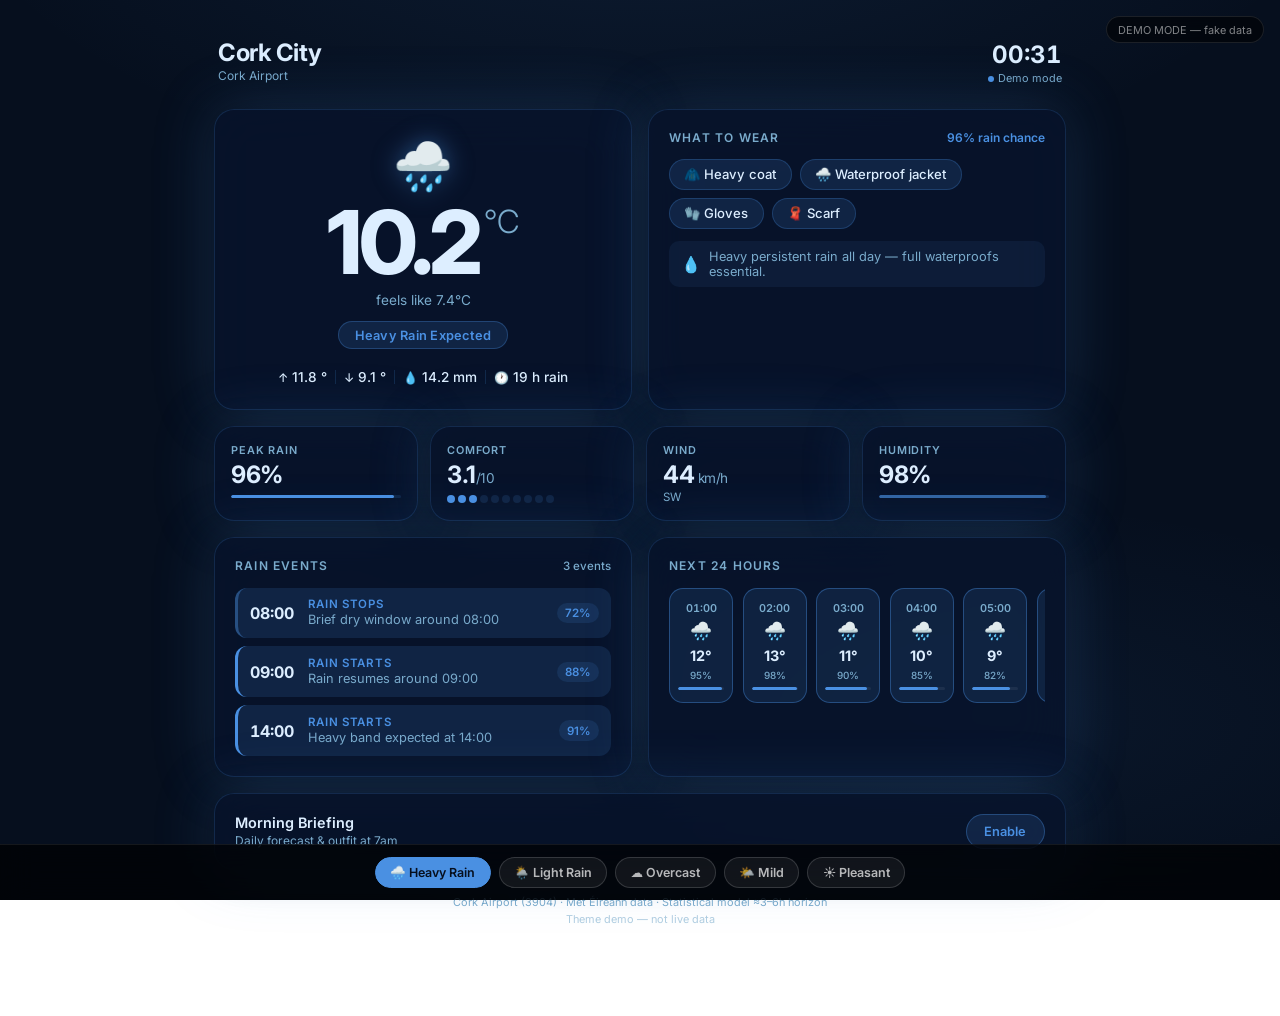
<file: ui/demo.html>
<!DOCTYPE html>
<html lang="en">
<head>
  <meta charset="UTF-8">
  <meta name="viewport" content="width=device-width, initial-scale=1.0">
  <title>Cork Weather — Theme Preview</title>
  <link rel="preconnect" href="https://fonts.googleapis.com">
  <link href="https://fonts.googleapis.com/css2?family=Inter:wght@300;400;500;600;700;800&display=swap" rel="stylesheet">
  <link rel="stylesheet" href="style.css">
  <style>
    /* Theme switcher bar */
    .theme-bar {
      position: fixed;
      bottom: 0;
      left: 0; right: 0;
      z-index: 200;
      display: flex;
      justify-content: center;
      gap: 0.5rem;
      padding: 0.75rem 1rem;
      background: rgba(0,0,0,0.7);
      backdrop-filter: blur(16px);
      border-top: 1px solid rgba(255,255,255,0.08);
    }
    .theme-btn {
      padding: 0.45rem 0.9rem;
      border-radius: 100px;
      border: 1px solid rgba(255,255,255,0.15);
      background: rgba(255,255,255,0.06);
      color: rgba(255,255,255,0.7);
      font-family: inherit;
      font-size: 0.78rem;
      font-weight: 600;
      cursor: pointer;
      transition: all 0.2s;
      white-space: nowrap;
    }
    .theme-btn:hover { background: rgba(255,255,255,0.14); color: #fff; }
    .theme-btn.active {
      background: var(--accent);
      border-color: var(--accent);
      color: var(--bg, #000);
    }
    .app { padding-bottom: 5rem !important; }
    .demo-label {
      position: fixed;
      top: 1rem; right: 1rem;
      z-index: 200;
      background: rgba(0,0,0,0.55);
      backdrop-filter: blur(8px);
      border: 1px solid rgba(255,255,255,0.1);
      color: rgba(255,255,255,0.5);
      font-size: 0.68rem;
      padding: 0.35rem 0.7rem;
      border-radius: 100px;
      font-family: inherit;
      pointer-events: none;
    }
  </style>
</head>
<body class="theme-heavy-rain">

  <div class="weather-bg" id="weatherBg">
    <div class="rain-container" id="rainContainer"></div>
    <div class="bg-gradient"></div>
  </div>

  <div class="demo-label">DEMO MODE — fake data</div>

  <div class="app" id="app">
    <header class="header">
      <div class="header-left">
        <h1 class="city-name">Cork City</h1>
        <p class="station-name">Cork Airport</p>
      </div>
      <div class="header-right">
        <div class="live-clock" id="liveClock">21:58</div>
        <div class="last-updated" id="lastUpdated"><span class="live-dot"></span>Demo mode</div>
      </div>
    </header>

    <section class="hero-card card">
      <div class="condition-icon" id="conditionIcon">🌧️</div>
      <div class="hero-temp-row">
        <span class="temp-main" id="tempNow">--</span>
        <span class="temp-unit">°C</span>
      </div>
      <div class="feels-like">feels like <span id="feelsLike">--</span>°C</div>
      <div class="condition-badge" id="conditionBadge">--</div>
      <div class="hero-meta">
        <div class="hero-meta-item"><span class="meta-icon">↑</span><span id="tempMax">--</span>°</div>
        <div class="hero-meta-divider"></div>
        <div class="hero-meta-item"><span class="meta-icon">↓</span><span id="tempMin">--</span>°</div>
        <div class="hero-meta-divider"></div>
        <div class="hero-meta-item"><span class="meta-icon">💧</span><span id="totalRain">--</span>mm</div>
        <div class="hero-meta-divider"></div>
        <div class="hero-meta-item"><span class="meta-icon">🕐</span><span id="rainHours">--</span>h rain</div>
      </div>
    </section>

    <section class="outfit-card card">
      <div class="card-header">
        <h2 class="card-title">What to Wear</h2>
        <span class="outfit-confidence" id="outfitConfidence">--</span>
      </div>
      <div class="outfit-items" id="outfitItems"></div>
      <div class="outfit-alerts" id="outfitAlerts"></div>
    </section>

    <div class="stats-grid">
      <div class="stat-card card">
        <div class="stat-label">Peak Rain</div>
        <div class="stat-value" id="statRain">--%</div>
        <div class="stat-bar-track"><div class="stat-bar" id="rainBar" style="width:0%"></div></div>
      </div>
      <div class="stat-card card">
        <div class="stat-label">Comfort</div>
        <div class="stat-value comfort-value" id="statComfort">--<span class="stat-unit">/10</span></div>
        <div class="comfort-dots" id="comfortDots"></div>
      </div>
      <div class="stat-card card">
        <div class="stat-label">Wind</div>
        <div class="stat-value" id="statWind">--</div>
        <div class="stat-sub" id="statWindDir">--</div>
      </div>
      <div class="stat-card card">
        <div class="stat-label">Humidity</div>
        <div class="stat-value" id="statHumidity">--%</div>
        <div class="stat-bar-track"><div class="stat-bar humidity-bar" id="humidBar" style="width:0%"></div></div>
      </div>
    </div>

    <section class="events-card card">
      <div class="card-header">
        <h2 class="card-title">Rain Events</h2>
        <span class="events-count" id="eventsCount"></span>
      </div>
      <div class="events-list" id="eventsList"></div>
    </section>

    <section class="hourly-section card">
      <h2 class="card-title">Next 24 Hours</h2>
      <div class="hourly-strip" id="hourlyStrip"></div>
    </section>

    <section class="notify-card card">
      <div class="notify-content">
        <div class="notify-text">
          <div class="notify-title">Morning Briefing</div>
          <div class="notify-desc">Daily forecast &amp; outfit at 7am</div>
        </div>
        <button class="notify-btn">Enable</button>
      </div>
    </section>

    <footer class="footer">
      <p>Cork Airport (3904) · Met Éireann data · Statistical model ≈3–6h horizon</p>
      <p class="footer-sub">Theme demo — not live data</p>
    </footer>
  </div>

  <!-- Theme switcher bar -->
  <div class="theme-bar">
    <button class="theme-btn active" onclick="setTheme('heavy-rain')"  id="btn-heavy-rain">🌧️ Heavy Rain</button>
    <button class="theme-btn"        onclick="setTheme('light-rain')"  id="btn-light-rain">🌦️ Light Rain</button>
    <button class="theme-btn"        onclick="setTheme('overcast')"    id="btn-overcast">☁️ Overcast</button>
    <button class="theme-btn"        onclick="setTheme('mild')"        id="btn-mild">🌤️ Mild</button>
    <button class="theme-btn"        onclick="setTheme('pleasant')"    id="btn-pleasant">☀️ Pleasant</button>
  </div>

  <script>
  'use strict';

  // ── Fake data per theme ────────────────────────────────────────────────────

  const THEMES = {
    'heavy-rain': {
      icon: '🌧️', badge: 'Heavy Rain Expected',
      temp: 10.2, feels: 7.4, max: 11.8, min: 9.1, rain: 14.2, rainHours: 19,
      peakRain: 0.96, comfort: 3.1, wind: 44, windDir: 'SW', humidity: 98,
      outfit: ['🧥 Heavy coat', '🌧️ Waterproof jacket', '🧤 Gloves', '🧣 Scarf'],
      confidence: '96% rain chance',
      alerts: ['💧 Heavy persistent rain all day — full waterproofs essential.'],
      events: [
        { type: 'offset', time: '08:00', msg: 'Brief dry window around 08:00', conf: 72 },
        { type: 'onset',  time: '09:00', msg: 'Rain resumes around 09:00',     conf: 88 },
        { type: 'onset',  time: '14:00', msg: 'Heavy band expected at 14:00',  conf: 91 },
      ],
      hourly: [
        [12,0.95,1],[13,0.98,1],[11,0.90,1],[10,0.85,1],[9,0.82,1],[10,0.78,1],
        [10,0.95,1],[10,0.98,1],[11,0.90,1],[11,0.85,1],[11,0.88,1],[12,0.92,1],
        [12,0.95,1],[12,0.96,1],[11,0.93,1],[11,0.89,1],[10,0.86,1],[10,0.84,1],
        [10,0.81,1],[10,0.78,1],[10,0.72,1],[10,0.69,1],[10,0.65,1],[10,0.60,1],
      ],
      drops: 90,
    },

    'light-rain': {
      icon: '🌦️', badge: 'Light Rain Likely',
      temp: 13.4, feels: 12.1, max: 15.2, min: 11.0, rain: 2.4, rainHours: 6,
      peakRain: 0.58, comfort: 5.7, wind: 18, windDir: 'W', humidity: 82,
      outfit: ['🧥 Light jacket', '☂️ Umbrella'],
      confidence: '58% rain chance',
      alerts: ['☂️ Intermittent showers — keep an umbrella handy.'],
      events: [
        { type: 'onset',  time: '11:00', msg: 'Shower likely around 11:00', conf: 61 },
        { type: 'offset', time: '13:00', msg: 'Clearing around 13:00',      conf: 74 },
        { type: 'onset',  time: '18:00', msg: 'Evening shower around 18:00',conf: 55 },
      ],
      hourly: [
        [14,0.12,0],[14,0.14,0],[13,0.18,0],[13,0.22,0],[13,0.28,0],[13,0.35,0],
        [14,0.42,0],[14,0.50,1],[14,0.58,1],[14,0.55,1],[14,0.48,1],[14,0.38,0],
        [15,0.25,0],[15,0.20,0],[15,0.18,0],[15,0.22,0],[15,0.30,0],[15,0.45,1],
        [14,0.55,1],[14,0.48,1],[14,0.38,0],[13,0.28,0],[13,0.20,0],[13,0.15,0],
      ],
      drops: 40,
    },

    'overcast': {
      icon: '☁️', badge: 'Cloudy & Overcast',
      temp: 11.8, feels: 11.2, max: 13.1, min: 10.4, rain: 0.4, rainHours: 2,
      peakRain: 0.22, comfort: 4.9, wind: 22, windDir: 'SW', humidity: 88,
      outfit: ['🧥 Jacket', '🧣 Jumper'],
      confidence: 'Low rain chance',
      alerts: [],
      events: [
        { type: 'onset', time: '15:00', msg: 'Isolated shower possible 15:00', conf: 42 },
      ],
      hourly: [
        [12,0.08,0],[12,0.10,0],[12,0.11,0],[12,0.13,0],[12,0.14,0],[12,0.16,0],
        [13,0.18,0],[13,0.19,0],[13,0.20,0],[13,0.21,0],[13,0.22,0],[13,0.20,0],
        [13,0.18,0],[13,0.16,0],[13,0.22,0],[13,0.19,0],[12,0.15,0],[12,0.12,0],
        [12,0.10,0],[12,0.09,0],[12,0.08,0],[11,0.07,0],[11,0.07,0],[11,0.06,0],
      ],
      drops: 0,
    },

    'mild': {
      icon: '🌤️', badge: 'Mild Conditions',
      temp: 16.5, feels: 16.2, max: 18.1, min: 13.2, rain: 0.0, rainHours: 0,
      peakRain: 0.09, comfort: 7.8, wind: 12, windDir: 'SW', humidity: 65,
      outfit: ['🧥 Light jacket'],
      confidence: 'Dry day',
      alerts: [],
      events: [],
      hourly: [
        [14,0.05,0],[14,0.04,0],[13,0.04,0],[13,0.04,0],[13,0.05,0],[14,0.05,0],
        [15,0.06,0],[16,0.06,0],[17,0.07,0],[18,0.08,0],[18,0.09,0],[18,0.08,0],
        [18,0.08,0],[17,0.07,0],[17,0.07,0],[17,0.07,0],[16,0.06,0],[16,0.06,0],
        [15,0.05,0],[15,0.05,0],[15,0.05,0],[14,0.05,0],[14,0.04,0],[13,0.04,0],
      ],
      drops: 0,
    },

    'pleasant': {
      icon: '☀️', badge: 'Clear & Comfortable',
      temp: 22.3, feels: 23.1, max: 24.8, min: 16.4, rain: 0.0, rainHours: 0,
      peakRain: 0.03, comfort: 9.3, wind: 8, windDir: 'SE', humidity: 46,
      outfit: ['👕 T-shirt', '🕶️ Sunglasses'],
      confidence: 'Beautiful day',
      alerts: [],
      events: [],
      hourly: [
        [17,0.02,0],[17,0.02,0],[16,0.02,0],[16,0.02,0],[17,0.02,0],[18,0.02,0],
        [20,0.02,0],[22,0.03,0],[23,0.03,0],[24,0.03,0],[25,0.03,0],[25,0.03,0],
        [24,0.03,0],[24,0.02,0],[23,0.02,0],[23,0.02,0],[22,0.02,0],[21,0.02,0],
        [20,0.02,0],[19,0.02,0],[19,0.02,0],[18,0.02,0],[18,0.02,0],[17,0.02,0],
      ],
      drops: 0,
    },
  };

  // ── Render helpers (mirrors app.js) ───────────────────────────────────────

  function el(id) { return document.getElementById(id); }

  function renderTheme(data) {
    el('conditionIcon').textContent    = data.icon;
    el('conditionBadge').textContent   = data.badge;
    el('tempNow').textContent          = data.temp.toFixed(1);
    el('feelsLike').textContent        = data.feels.toFixed(1);
    el('tempMax').textContent          = data.max.toFixed(1);
    el('tempMin').textContent          = data.min.toFixed(1);
    el('totalRain').textContent        = data.rain.toFixed(1);
    el('rainHours').textContent        = data.rainHours;
    el('outfitConfidence').textContent = data.confidence;
    el('statRain').textContent         = `${Math.round(data.peakRain * 100)}%`;
    el('rainBar').style.width          = `${Math.round(data.peakRain * 100)}%`;
    el('statComfort').innerHTML        = `${data.comfort.toFixed(1)}<span class="stat-unit">/10</span>`;
    el('statWind').innerHTML           = `${data.wind}<span class="stat-unit"> km/h</span>`;
    el('statWindDir').textContent      = data.windDir;
    el('statHumidity').textContent     = `${data.humidity}%`;
    el('humidBar').style.width         = `${data.humidity}%`;

    // Comfort dots
    const dots = el('comfortDots');
    dots.innerHTML = '';
    for (let i = 0; i < 10; i++) {
      const d = document.createElement('div');
      d.className = 'comfort-dot' + (i < Math.round(data.comfort) ? ' filled' : '');
      dots.appendChild(d);
    }

    // Outfit chips
    const outfitEl = el('outfitItems');
    outfitEl.innerHTML = '';
    data.outfit.forEach((item, i) => {
      const c = document.createElement('span');
      c.className = 'outfit-chip';
      c.style.animationDelay = `${i * 0.05}s`;
      c.textContent = item;
      outfitEl.appendChild(c);
    });

    // Alerts
    const alertsEl = el('outfitAlerts');
    alertsEl.innerHTML = '';
    data.alerts.forEach(msg => {
      const d = document.createElement('div');
      d.className = 'outfit-alert';
      d.innerHTML = `<span class="outfit-alert-icon">${msg.substring(0,2)}</span><span>${msg.substring(2).trim()}</span>`;
      alertsEl.appendChild(d);
    });

    // Events
    const evList = el('eventsList');
    evList.innerHTML = '';
    el('eventsCount').textContent = data.events.length > 0 ? `${data.events.length} event${data.events.length !== 1 ? 's' : ''}` : '';
    if (data.events.length === 0) {
      evList.innerHTML = '<p class="no-events">No significant events predicted.</p>';
    } else {
      data.events.forEach((e, i) => {
        const item = document.createElement('div');
        item.className = `event-item ${e.type}`;
        item.style.animationDelay = `${i * 0.06}s`;
        item.innerHTML = `
          <div class="event-time">${e.time}</div>
          <div class="event-body">
            <div class="event-type">${e.type === 'onset' ? 'Rain starts' : 'Rain stops'}</div>
            <div class="event-message">${e.msg}</div>
          </div>
          <div class="event-confidence">${e.conf}%</div>
        `;
        evList.appendChild(item);
      });
    }

    // Hourly
    const strip = el('hourlyStrip');
    strip.innerHTML = '';
    const hours = ['01','02','03','04','05','06','07','08','09','10','11','12',
                   '13','14','15','16','17','18','19','20','21','22','23','00'];
    data.hourly.forEach(([temp, prob, flag], i) => {
      const pct  = Math.round(prob * 100);
      const icon = flag ? '🌧️' : (prob > 0.35 ? '🌦️' : '⛅');
      const card = document.createElement('div');
      card.className = `hourly-card${flag ? ' rain-hour' : ''}`;
      card.innerHTML = `
        <div class="hourly-time">${hours[i]}:00</div>
        <div class="hourly-icon">${icon}</div>
        <div class="hourly-temp">${temp}°</div>
        <div class="hourly-prob">${pct}%</div>
        <div class="hourly-bar-track">
          <div class="hourly-bar" style="width:${pct}%"></div>
        </div>
      `;
      strip.appendChild(card);
    });
  }

  function createRaindrops(count) {
    const container = el('rainContainer');
    container.innerHTML = '';
    for (let i = 0; i < count; i++) {
      const drop = document.createElement('div');
      drop.className = 'raindrop';
      drop.style.left               = `${Math.random() * 110 - 5}vw`;
      drop.style.animationDuration  = `${0.4 + Math.random() * 0.9}s`;
      drop.style.animationDelay     = `${Math.random() * 2.5}s`;
      drop.style.height             = `${14 + Math.random() * 16}px`;
      drop.style.opacity            = 0.25 + Math.random() * 0.55;
      container.appendChild(drop);
    }
  }

  let currentTheme = null;

  function setTheme(theme) {
    if (theme === currentTheme) return;
    currentTheme = theme;

    // Update body class (triggers all CSS variable changes)
    document.body.className = `theme-${theme}`;

    // Update active button
    document.querySelectorAll('.theme-btn').forEach(btn => btn.classList.remove('active'));
    el(`btn-${theme}`).classList.add('active');

    // Render fake data
    renderTheme(THEMES[theme]);
    createRaindrops(THEMES[theme].drops);
  }

  // Clock
  setInterval(() => {
    const now = new Date();
    el('liveClock').textContent =
      now.toLocaleTimeString('en-IE', { hour:'2-digit', minute:'2-digit', hour12:false });
  }, 1000);

  // Boot with heavy-rain
  setTheme('heavy-rain');
  </script>
</body>
</html>
</file>
<file: ui/style.css>
/* ─────────────────────────────────────────────────────────────────────────────
   Cork City Weather UI — style.css
   Dynamic theming based on forecast conditions.
   Mobile-first, glassmorphism, smooth animations.
───────────────────────────────────────────────────────────────────────────── */

/* ── Reset & base ─────────────────────────────────────────────────────────── */

*, *::before, *::after {
  box-sizing: border-box;
  margin: 0;
  padding: 0;
}

html {
  font-size: 16px;
  -webkit-tap-highlight-color: transparent;
}

body {
  font-family: 'Inter', system-ui, -apple-system, sans-serif;
  min-height: 100dvh;
  overflow-x: hidden;
  transition: background 1.2s ease, color 0.6s ease;
}

/* ── CSS Custom Properties — Weather Themes ───────────────────────────────── */

/* Heavy rain: deep navy blues, electric accent */
body.theme-heavy-rain {
  --bg:             #060f1e;
  --bg-card:        rgba(8, 20, 45, 0.82);
  --card-border:    rgba(74, 144, 226, 0.18);
  --accent:         #4a90e2;
  --accent-rgb:     74, 144, 226;
  --accent-dim:     rgba(74, 144, 226, 0.15);
  --text:           #ddeeff;
  --text-muted:     #7aabcc;
  --rain-color:     rgba(110, 160, 220, 0.55);
  --bar-bg:         rgba(74, 144, 226, 0.15);
  --condition-text: "Heavy Rain Expected";
  --condition-icon: "🌧️";
  --rain-drops:     90;
  --glow:           0 0 60px rgba(74, 144, 226, 0.25);
}

/* Light rain: slate, cooler tones */
body.theme-light-rain {
  --bg:             #0c1422;
  --bg-card:        rgba(12, 22, 40, 0.82);
  --card-border:    rgba(96, 165, 250, 0.16);
  --accent:         #60a5fa;
  --accent-rgb:     96, 165, 250;
  --accent-dim:     rgba(96, 165, 250, 0.12);
  --text:           #e2eaf5;
  --text-muted:     #8aa6c4;
  --rain-color:     rgba(130, 180, 240, 0.35);
  --bar-bg:         rgba(96, 165, 250, 0.12);
  --condition-text: "Light Rain Likely";
  --condition-icon: "🌦️";
  --rain-drops:     40;
  --glow:           0 0 50px rgba(96, 165, 250, 0.15);
}

/* Overcast: grey-green, muted atmosphere */
body.theme-overcast {
  --bg:             #111820;
  --bg-card:        rgba(16, 24, 32, 0.84);
  --card-border:    rgba(148, 163, 184, 0.14);
  --accent:         #94a3b8;
  --accent-rgb:     148, 163, 184;
  --accent-dim:     rgba(148, 163, 184, 0.1);
  --text:           #d4dbe6;
  --text-muted:     #7a8898;
  --rain-color:     transparent;
  --bar-bg:         rgba(148, 163, 184, 0.1);
  --condition-text: "Cloudy & Overcast";
  --condition-icon: "☁️";
  --rain-drops:     0;
  --glow:           0 0 40px rgba(148, 163, 184, 0.1);
}

/* Mild: warm green tones, comfortable */
body.theme-mild {
  --bg:             #0d1a14;
  --bg-card:        rgba(12, 26, 18, 0.84);
  --card-border:    rgba(52, 211, 153, 0.16);
  --accent:         #34d399;
  --accent-rgb:     52, 211, 153;
  --accent-dim:     rgba(52, 211, 153, 0.1);
  --text:           #d1fae5;
  --text-muted:     #6ee7b7;
  --rain-color:     transparent;
  --bar-bg:         rgba(52, 211, 153, 0.1);
  --condition-text: "Mild Conditions";
  --condition-icon: "🌤️";
  --rain-drops:     0;
  --glow:           0 0 50px rgba(52, 211, 153, 0.12);
}

/* Pleasant/sunny: warm amber-gold */
body.theme-pleasant {
  --bg:             #150f00;
  --bg-card:        rgba(24, 16, 0, 0.85);
  --card-border:    rgba(251, 191, 36, 0.2);
  --accent:         #fbbf24;
  --accent-rgb:     251, 191, 36;
  --accent-dim:     rgba(251, 191, 36, 0.1);
  --text:           #fef9e7;
  --text-muted:     #d4a017;
  --rain-color:     transparent;
  --bar-bg:         rgba(251, 191, 36, 0.1);
  --condition-text: "Clear & Comfortable";
  --condition-icon: "☀️";
  --rain-drops:     0;
  --glow:           0 0 60px rgba(251, 191, 36, 0.2);
}

/* ── Animated background ──────────────────────────────────────────────────── */

.weather-bg {
  position: fixed;
  inset: 0;
  z-index: 0;
  background: var(--bg);
  transition: background 1.2s ease;
}

.bg-gradient {
  position: absolute;
  inset: 0;
  background:
    radial-gradient(ellipse 80% 60% at 50% -20%, rgba(var(--accent-rgb), 0.12) 0%, transparent 70%),
    radial-gradient(ellipse 60% 40% at 80% 80%, rgba(var(--accent-rgb), 0.06) 0%, transparent 60%);
  transition: all 1.2s ease;
  pointer-events: none;
}

/* ── Rain animation ───────────────────────────────────────────────────────── */

.rain-container {
  position: absolute;
  inset: 0;
  overflow: hidden;
  pointer-events: none;
}

.raindrop {
  position: absolute;
  top: -30px;
  width: 1.5px;
  height: 22px;
  background: linear-gradient(180deg, transparent 0%, var(--rain-color) 100%);
  border-radius: 0 0 2px 2px;
  animation: rain-fall linear infinite;
}

@keyframes rain-fall {
  0%   { transform: translateY(0) translateX(0)  rotate(10deg); }
  100% { transform: translateY(110vh) translateX(-15px) rotate(10deg); }
}

/* ── Loading overlay ──────────────────────────────────────────────────────── */

.loading-overlay {
  position: fixed;
  inset: 0;
  z-index: 100;
  background: var(--bg, #0d1a14);
  display: flex;
  flex-direction: column;
  align-items: center;
  justify-content: center;
  gap: 1.5rem;
  transition: opacity 0.5s ease;
}

.loading-overlay.hidden {
  opacity: 0;
  pointer-events: none;
}

.loading-ring {
  width: 52px;
  height: 52px;
  border: 3px solid rgba(255,255,255,0.08);
  border-top-color: var(--accent, #34d399);
  border-radius: 50%;
  animation: spin 0.9s linear infinite;
}

@keyframes spin { to { transform: rotate(360deg); } }

.loading-text {
  color: var(--text-muted, #6ee7b7);
  font-size: 0.9rem;
  font-weight: 400;
  letter-spacing: 0.02em;
}

/* ── Error overlay ────────────────────────────────────────────────────────── */

.error-overlay {
  position: fixed;
  inset: 0;
  z-index: 99;
  background: rgba(6, 6, 12, 0.92);
  display: flex;
  align-items: center;
  justify-content: center;
  padding: 2rem;
}

.error-overlay.hidden { display: none; }

.error-card {
  background: rgba(255, 60, 60, 0.08);
  border: 1px solid rgba(255, 100, 100, 0.2);
  border-radius: 20px;
  padding: 2.5rem;
  text-align: center;
  max-width: 320px;
  width: 100%;
  backdrop-filter: blur(20px);
}

.error-icon { font-size: 2.5rem; margin-bottom: 0.75rem; }
.error-card h2 { color: #ff8080; font-size: 1.4rem; margin-bottom: 0.5rem; }
.error-card p  { color: #aaa; font-size: 0.9rem; margin-bottom: 0.75rem; }
.error-card code {
  display: block;
  background: rgba(255,255,255,0.05);
  border: 1px solid rgba(255,255,255,0.1);
  border-radius: 8px;
  padding: 0.5rem 1rem;
  font-family: monospace;
  color: #80ff80;
  font-size: 0.85rem;
  margin-bottom: 1.5rem;
}

.retry-btn {
  background: rgba(255, 80, 80, 0.15);
  border: 1px solid rgba(255, 100, 100, 0.3);
  color: #ff8080;
  padding: 0.6rem 1.5rem;
  border-radius: 10px;
  font-family: inherit;
  font-size: 0.9rem;
  cursor: pointer;
  transition: all 0.2s;
}

.retry-btn:hover {
  background: rgba(255, 80, 80, 0.25);
  transform: translateY(-1px);
}

/* ── Layout ───────────────────────────────────────────────────────────────── */

.app {
  position: relative;
  z-index: 1;
  max-width: 480px;
  margin: 0 auto;
  padding: 1.25rem 1rem 2rem;
  display: flex;
  flex-direction: column;
  gap: 1rem;
  min-height: 100dvh;
}

/* ── Glass card base ──────────────────────────────────────────────────────── */

.card {
  background: var(--bg-card);
  border: 1px solid var(--card-border);
  border-radius: 20px;
  padding: 1.25rem;
  backdrop-filter: blur(24px);
  -webkit-backdrop-filter: blur(24px);
  box-shadow: 0 4px 32px rgba(0,0,0,0.3), var(--glow, none);
  transition: border-color 0.6s ease, background 0.8s ease, box-shadow 0.8s ease;
  animation: card-in 0.5s ease both;
}

@keyframes card-in {
  from { opacity: 0; transform: translateY(12px); }
  to   { opacity: 1; transform: translateY(0); }
}

.card-title {
  font-size: 0.75rem;
  font-weight: 600;
  letter-spacing: 0.1em;
  text-transform: uppercase;
  color: var(--text-muted);
  margin-bottom: 0.9rem;
}

.card-header {
  display: flex;
  justify-content: space-between;
  align-items: center;
  margin-bottom: 0.9rem;
}

.card-header .card-title { margin-bottom: 0; }

/* ── Header ───────────────────────────────────────────────────────────────── */

.header {
  display: flex;
  justify-content: space-between;
  align-items: flex-start;
  padding: 0.5rem 0.25rem;
}

.city-name {
  font-size: 1.5rem;
  font-weight: 700;
  color: var(--text);
  letter-spacing: -0.02em;
  line-height: 1.1;
  transition: color 0.6s;
}

.station-name {
  font-size: 0.75rem;
  color: var(--text-muted);
  font-weight: 400;
  margin-top: 2px;
  transition: color 0.6s;
}

.header-right {
  text-align: right;
}

.live-clock {
  font-size: 1.5rem;
  font-weight: 700;
  color: var(--text);
  font-variant-numeric: tabular-nums;
  transition: color 0.6s;
}

.last-updated {
  font-size: 0.68rem;
  color: var(--text-muted);
  margin-top: 2px;
  transition: color 0.6s;
}

/* ── Hero card ────────────────────────────────────────────────────────────── */

.hero-card {
  text-align: center;
  padding: 2rem 1.25rem 1.5rem;
  animation-delay: 0.05s;
}

.condition-icon {
  font-size: 3rem;
  line-height: 1;
  margin-bottom: 0.5rem;
  filter: drop-shadow(0 0 12px rgba(var(--accent-rgb), 0.5));
  animation: float 4s ease-in-out infinite;
}

@keyframes float {
  0%, 100% { transform: translateY(0);    }
  50%       { transform: translateY(-6px); }
}

.hero-temp-row {
  display: flex;
  align-items: flex-start;
  justify-content: center;
  gap: 0.25rem;
  line-height: 1;
}

.temp-main {
  font-size: 5rem;
  font-weight: 800;
  color: var(--text);
  letter-spacing: -0.04em;
  transition: color 0.6s;
}

.temp-unit {
  font-size: 2rem;
  font-weight: 300;
  color: var(--text-muted);
  margin-top: 0.5rem;
  transition: color 0.6s;
}

.feels-like {
  font-size: 0.85rem;
  color: var(--text-muted);
  margin: 0.4rem 0 0.8rem;
  transition: color 0.6s;
}

.condition-badge {
  display: inline-block;
  background: var(--accent-dim);
  border: 1px solid rgba(var(--accent-rgb), 0.3);
  color: var(--accent);
  font-size: 0.8rem;
  font-weight: 600;
  padding: 0.35rem 1rem;
  border-radius: 100px;
  letter-spacing: 0.02em;
  transition: all 0.6s;
}

.hero-meta {
  display: flex;
  justify-content: center;
  align-items: center;
  gap: 0.5rem;
  margin-top: 1.25rem;
  flex-wrap: wrap;
}

.hero-meta-item {
  display: flex;
  align-items: center;
  gap: 0.25rem;
  font-size: 0.85rem;
  color: var(--text);
  font-weight: 500;
  transition: color 0.6s;
}

.meta-icon { font-size: 0.75rem; }

.hero-meta-divider {
  width: 1px;
  height: 14px;
  background: var(--card-border);
}

/* ── Outfit card ──────────────────────────────────────────────────────────── */

.outfit-card { animation-delay: 0.1s; }

.outfit-confidence {
  font-size: 0.75rem;
  color: var(--accent);
  font-weight: 600;
}

.outfit-items {
  display: flex;
  flex-wrap: wrap;
  gap: 0.5rem;
  margin-bottom: 0.75rem;
}

.outfit-chip {
  background: var(--accent-dim);
  border: 1px solid rgba(var(--accent-rgb), 0.25);
  color: var(--text);
  font-size: 0.82rem;
  font-weight: 500;
  padding: 0.4rem 0.9rem;
  border-radius: 100px;
  transition: all 0.6s;
  animation: chip-pop 0.3s cubic-bezier(0.34, 1.56, 0.64, 1) both;
}

@keyframes chip-pop {
  from { opacity: 0; transform: scale(0.8); }
  to   { opacity: 1; transform: scale(1); }
}

.loading-chip {
  color: var(--text-muted);
  font-style: italic;
  background: transparent;
  border-color: transparent;
}

.outfit-alerts {
  display: flex;
  flex-direction: column;
  gap: 0.4rem;
}

.outfit-alert {
  display: flex;
  align-items: center;
  gap: 0.5rem;
  background: rgba(var(--accent-rgb), 0.08);
  border-radius: 10px;
  padding: 0.5rem 0.75rem;
  font-size: 0.8rem;
  color: var(--text-muted);
}

.outfit-alert-icon { font-size: 1rem; }

/* ── Stats grid ───────────────────────────────────────────────────────────── */

.stats-grid {
  display: grid;
  grid-template-columns: 1fr 1fr;
  gap: 0.75rem;
  animation-delay: 0.15s;
}

.stat-card {
  padding: 1rem;
  animation-delay: 0.15s;
}

.stat-label {
  font-size: 0.68rem;
  font-weight: 600;
  letter-spacing: 0.08em;
  text-transform: uppercase;
  color: var(--text-muted);
  margin-bottom: 0.35rem;
  transition: color 0.6s;
}

.stat-value {
  font-size: 1.5rem;
  font-weight: 700;
  color: var(--text);
  line-height: 1;
  letter-spacing: -0.02em;
  transition: color 0.6s;
}

.stat-unit {
  font-size: 0.85rem;
  font-weight: 400;
  color: var(--text-muted);
}

.stat-sub {
  font-size: 0.72rem;
  color: var(--text-muted);
  margin-top: 0.2rem;
}

.stat-bar-track {
  height: 3px;
  background: var(--bar-bg);
  border-radius: 2px;
  margin-top: 0.5rem;
  overflow: hidden;
}

.stat-bar {
  height: 100%;
  background: var(--accent);
  border-radius: 2px;
  transition: width 0.8s cubic-bezier(0.4, 0, 0.2, 1), background 0.6s;
}

.humidity-bar { background: rgba(var(--accent-rgb), 0.6); }

/* Comfort dots */
.comfort-dots {
  display: flex;
  gap: 3px;
  margin-top: 0.5rem;
}

.comfort-dot {
  width: 8px;
  height: 8px;
  border-radius: 50%;
  background: var(--bar-bg);
  transition: background 0.4s ease;
  flex-shrink: 0;
}

.comfort-dot.filled { background: var(--accent); }

/* ── Events section ───────────────────────────────────────────────────────── */

.events-card { animation-delay: 0.2s; }

.events-count {
  font-size: 0.72rem;
  color: var(--text-muted);
  font-weight: 500;
}

.events-list {
  display: flex;
  flex-direction: column;
  gap: 0.5rem;
}

.no-events {
  color: var(--text-muted);
  font-size: 0.85rem;
  text-align: center;
  padding: 0.5rem 0;
}

.event-item {
  display: flex;
  align-items: center;
  gap: 0.85rem;
  padding: 0.6rem 0.75rem;
  border-radius: 12px;
  background: var(--accent-dim);
  border-left: 3px solid transparent;
  animation: event-in 0.3s ease both;
}

@keyframes event-in {
  from { opacity: 0; transform: translateX(-8px); }
  to   { opacity: 1; transform: translateX(0); }
}

.event-item.onset  { border-left-color: var(--accent); }
.event-item.offset { border-left-color: rgba(var(--accent-rgb), 0.4); }

.event-time {
  font-size: 1rem;
  font-weight: 700;
  color: var(--text);
  font-variant-numeric: tabular-nums;
  min-width: 2.5rem;
  transition: color 0.6s;
}

.event-body { flex: 1; }

.event-type {
  font-size: 0.72rem;
  font-weight: 600;
  letter-spacing: 0.06em;
  text-transform: uppercase;
  color: var(--accent);
  margin-bottom: 1px;
}

.event-message {
  font-size: 0.8rem;
  color: var(--text-muted);
  line-height: 1.3;
}

.event-confidence {
  font-size: 0.72rem;
  font-weight: 600;
  color: var(--accent);
  background: rgba(var(--accent-rgb), 0.12);
  padding: 0.2rem 0.5rem;
  border-radius: 100px;
}

/* ── Hourly strip ─────────────────────────────────────────────────────────── */

.hourly-section { animation-delay: 0.25s; }

.hourly-strip {
  display: flex;
  gap: 0.6rem;
  overflow-x: auto;
  padding-bottom: 0.5rem;
  scroll-snap-type: x mandatory;
  -webkit-overflow-scrolling: touch;
  scrollbar-width: none;
}

.hourly-strip::-webkit-scrollbar { display: none; }

.hourly-card {
  flex: 0 0 64px;
  display: flex;
  flex-direction: column;
  align-items: center;
  gap: 0.35rem;
  padding: 0.75rem 0.5rem;
  border-radius: 14px;
  background: var(--accent-dim);
  border: 1px solid var(--card-border);
  scroll-snap-align: start;
  transition: all 0.6s;
  cursor: default;
}

.hourly-card.rain-hour {
  border-color: rgba(var(--accent-rgb), 0.4);
  background: rgba(var(--accent-rgb), 0.12);
}

.hourly-time {
  font-size: 0.68rem;
  font-weight: 600;
  color: var(--text-muted);
  font-variant-numeric: tabular-nums;
}

.hourly-icon { font-size: 1.1rem; }

.hourly-temp {
  font-size: 0.9rem;
  font-weight: 700;
  color: var(--text);
  transition: color 0.6s;
}

.hourly-prob {
  font-size: 0.62rem;
  color: var(--text-muted);
  font-weight: 500;
}

.hourly-bar-track {
  width: 100%;
  height: 3px;
  background: rgba(255,255,255,0.06);
  border-radius: 2px;
  overflow: hidden;
}

.hourly-bar {
  height: 100%;
  background: var(--accent);
  border-radius: 2px;
  transition: width 0.8s ease;
}

/* ── Notification card ────────────────────────────────────────────────────── */

.notify-card { animation-delay: 0.3s; }

.notify-content {
  display: flex;
  justify-content: space-between;
  align-items: center;
  gap: 1rem;
}

.notify-title {
  font-size: 0.9rem;
  font-weight: 600;
  color: var(--text);
  transition: color 0.6s;
}

.notify-desc {
  font-size: 0.75rem;
  color: var(--text-muted);
  margin-top: 2px;
  transition: color 0.6s;
}

.notify-btn {
  background: rgba(var(--accent-rgb), 0.15);
  border: 1px solid rgba(var(--accent-rgb), 0.35);
  color: var(--accent);
  font-family: inherit;
  font-size: 0.8rem;
  font-weight: 600;
  padding: 0.55rem 1.1rem;
  border-radius: 100px;
  cursor: pointer;
  transition: all 0.2s;
  white-space: nowrap;
  flex-shrink: 0;
}

.notify-btn:hover {
  background: rgba(var(--accent-rgb), 0.25);
  transform: translateY(-1px);
}

.notify-btn:active { transform: translateY(0); }

.notify-btn.enabled {
  background: var(--accent);
  color: var(--bg);
}

/* ── Footer ───────────────────────────────────────────────────────────────── */

.footer {
  text-align: center;
  padding: 0.5rem 0;
  animation-delay: 0.35s;
}

.footer p {
  font-size: 0.68rem;
  color: var(--text-muted);
  line-height: 1.6;
  transition: color 0.6s;
}

.footer-sub { opacity: 0.6; }

/* ── Pulse dot (live indicator) ───────────────────────────────────────────── */

.live-dot {
  display: inline-block;
  width: 6px;
  height: 6px;
  background: var(--accent);
  border-radius: 50%;
  margin-right: 4px;
  animation: pulse-dot 2s ease-in-out infinite;
}

@keyframes pulse-dot {
  0%, 100% { opacity: 1; transform: scale(1);    }
  50%       { opacity: 0.4; transform: scale(0.8); }
}

/* ── Responsive — tablet/desktop ──────────────────────────────────────────── */

@media (min-width: 768px) {
  .stats-grid {
    grid-template-columns: repeat(4, 1fr);
  }
}

@media (min-width: 1024px) {
  .app {
    max-width: 900px;
    width: 100%;
    padding: 2rem 1.5rem;
    box-sizing: border-box;
    display: grid;
    grid-template-columns: minmax(0, 1fr) minmax(0, 1fr);
    grid-auto-rows: auto;
    column-gap: 1rem;
    row-gap: 1rem;
    /* override the flex gap */
    gap: 1rem;
  }

  /* Full-width rows */
  .header,
  .notify-card,
  .footer {
    grid-column: 1 / -1;
  }

  /* Hero left, Outfit right */
  .hero-card   { grid-column: 1; grid-row: 2; }
  .outfit-card { grid-column: 2; grid-row: 2; }

  /* Stats full-width 4 columns */
  .stats-grid {
    grid-column: 1 / -1;
    grid-row: 3;
    grid-template-columns: repeat(4, minmax(0, 1fr));
  }

  /* Events left, Hourly right */
  .events-card    { grid-column: 1; grid-row: 4; }
  .hourly-section { grid-column: 2; grid-row: 4; }

  /* Notification full width */
  .notify-card { grid-row: 5; }
  .footer      { grid-row: 6; }

  .temp-main { font-size: 5.5rem; }
}
</file>
